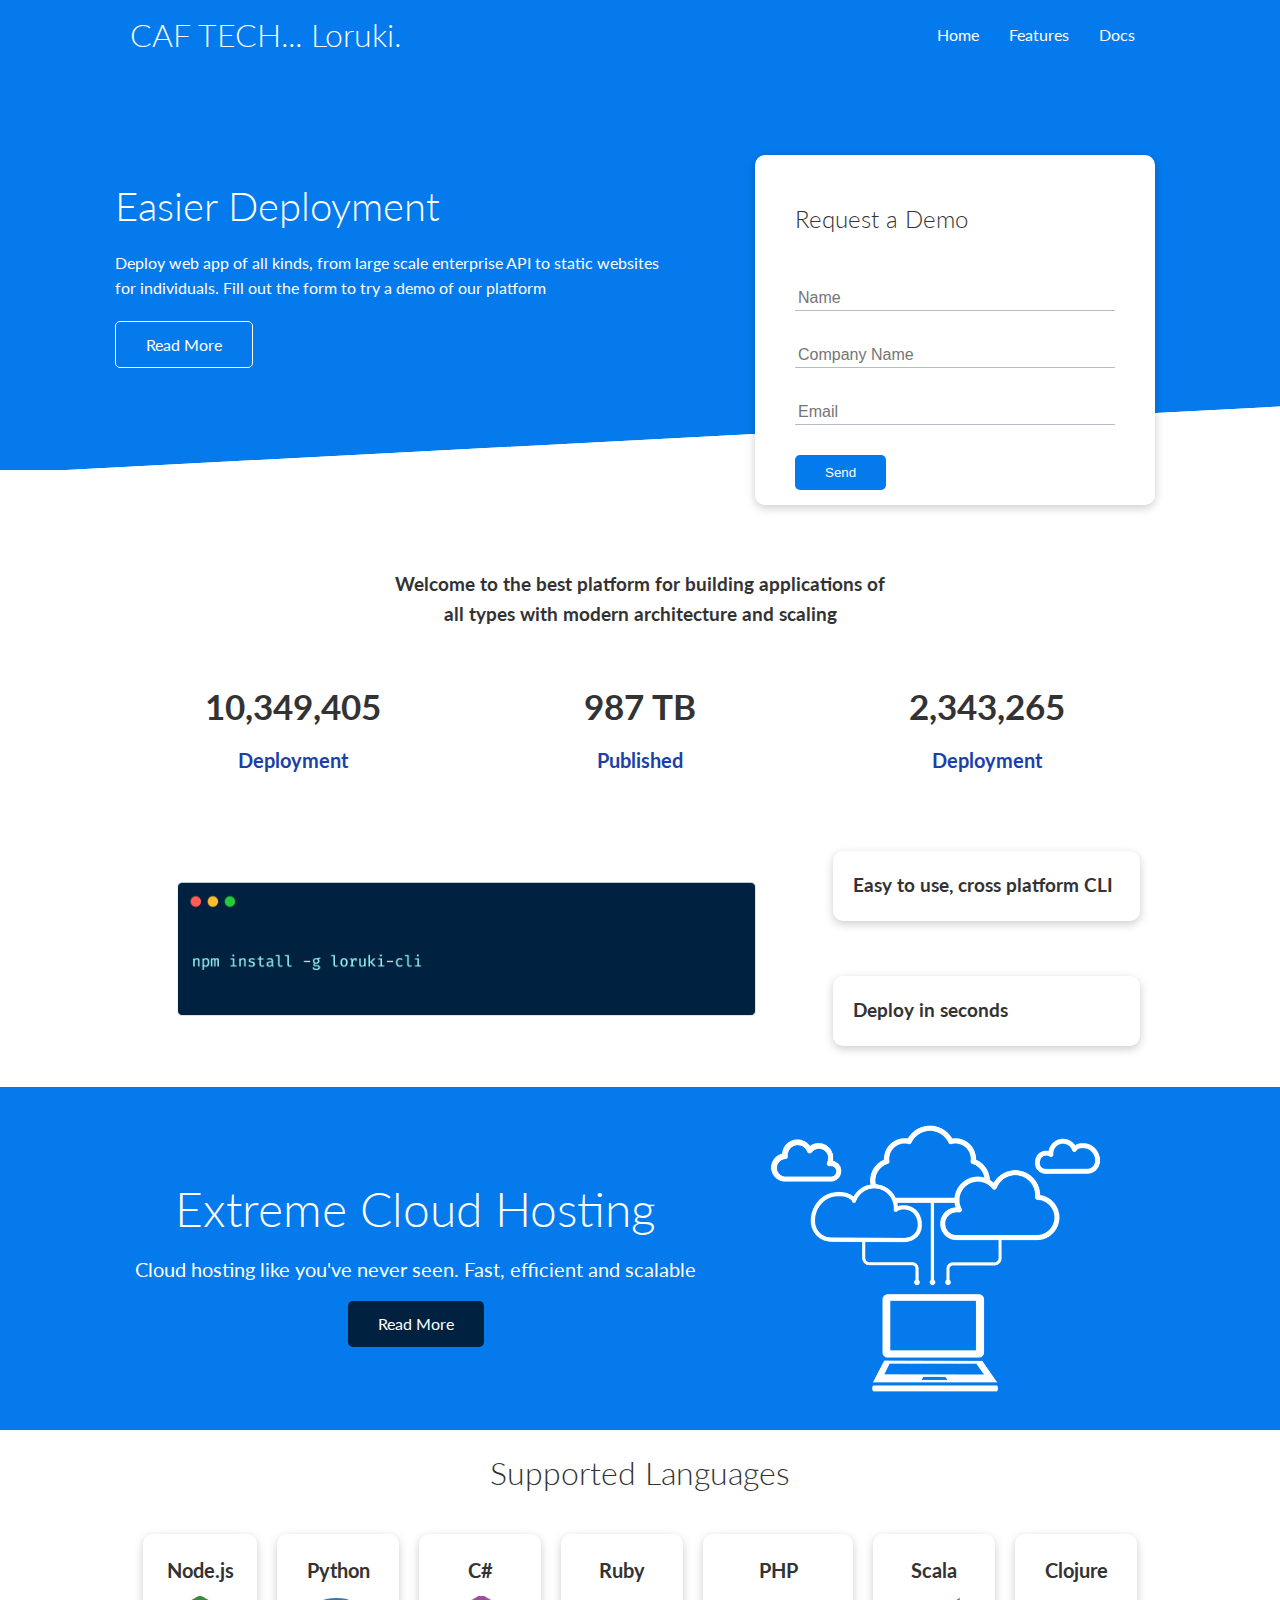
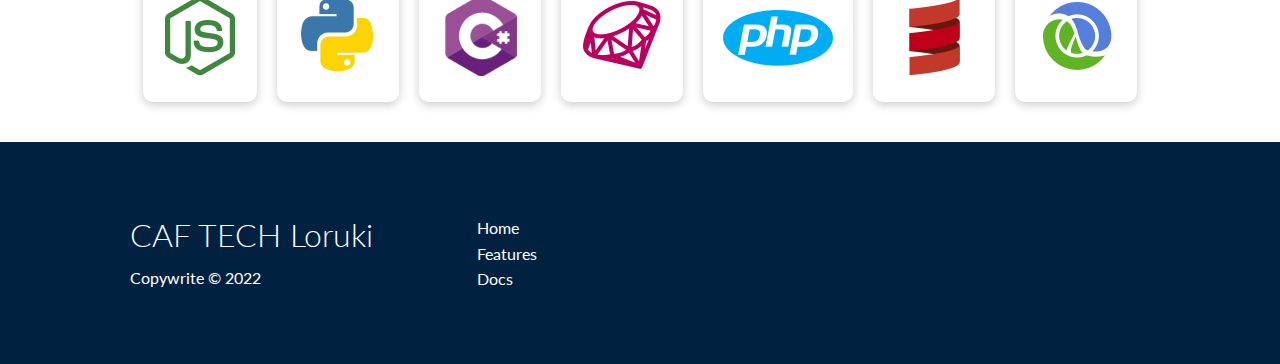
<file: index.html>
<!DOCTYPE html>
<html lang="en">
  <head>
    <meta charset="UTF-8" />
    <meta http-equiv="X-UA-Compatible" content="IE=edge" />
    <meta name="viewport" content="width=device-width, initial-scale=1.0" />
    <link
      rel="stylesheet"
      href="https://cdnjs.cloudflare.com/ajax/libs/font-awesome/6.1.2/css/all.min.css"
      integrity="sha512-1sCRPdkRXhBV2PBLUdRb4tMg1w2YPf37qatUFeS7zlBy7jJI8Lf4VHwWfZZfpXtYSLy85pkm9GaYVYMfw5BC1A=="
      crossorigin="anonymous"
      referrerpolicy="no-referrer"
    />
    <link rel="stylesheet" href="css/utilities.css" />
    <link rel="stylesheet" href="css/style.css" />
    <title>CAF INFO</title>
  </head>
  <body>
    <!-- Navbar -->
    <div class="navbar">
      <div class="container flex">
        <h1 class="logo">CAF TECH... Loruki.</h1>
        <nav>
          <ul>
            <li><a href="index.html">Home</a></li>
            <li><a href="features.html">Features</a></li>
            <li><a href="docs.html">Docs </a></li>
          </ul>
        </nav>
      </div>
    </div>

    <!-- Showcase -->
    <section class="showcase">
      <div class="container grid">
        <div class="showcase-text">
          <h1>Easier Deployment</h1>
          <p>
            Deploy web app of all kinds, from large scale enterprise API to
            static websites for individuals. Fill out the form to try a demo of
            our platform
          </p>
          <a href="features.html" class="btn btn-outline">Read More</a>
        </div>

        <div class="showcase-form card">
          <h2>Request a Demo</h2>
          <form
            name="contact"
            method="POST"
            netlify-honeypot="bot-field"
            data-netlify="true"
          >
            <input type="hidden" name="form-name" value="contact" />
            <p class="hidden">
              <label>
                Don't fill this out if you're human: <input name="bot-field" />
              </label>
            </p>
            <div class="form-control">
              <input type="text" name="name" placeholder="Name" required />
            </div>
            <div class="form-control">
              <input
                type="text"
                name="Company"
                placeholder="Company Name"
                required
              />
            </div>
            <div class="form-control">
              <input type="email" name="email" placeholder="Email" required />
            </div>
            <input type="submit" value="Send" class="btn btn-primary" />
          </form>
        </div>
      </div>
    </section>

    <!-- Stats -->
    <section class="stats">
      <div class="container">
        <h3 class="stats-heading text-center my-1">
          Welcome to the best platform for building applications of all types
          with modern architecture and scaling
        </h3>
        <div class="grid grid-3 text-center my-4">
          <div>
            <i class="fas fa-server fa-3x"></i>
            <h3>10,349,405</h3>
            <p class="text-secondary">Deployment</p>
          </div>
          <div>
            <i class="fas fa-upload fa-3x"></i>
            <h3>987 TB</h3>
            <p class="text-secondary">Published</p>
          </div>
          <div>
            <i class="fas fa-project-diagram fa-3x"></i>
            <h3>2,343,265</h3>
            <p class="text-secondary">Deployment</p>
          </div>
        </div>
      </div>
    </section>

    <!-- Cli -->
    <section class="cli">
      <div class="container grid">
        <img src="images/cli.png" alt="" />
        <div class="card">
          <h3>Easy to use, cross platform CLI</h3>
        </div>
        <div class="card">
          <h3>Deploy in seconds</h3>
        </div>
      </div>
    </section>

    <!-- Cloud -->
    <section class="cloud bg-primary my-2 py-2">
      <div class="container grid">
        <div class="text-center">
          <h2 class="lg">Extreme Cloud Hosting</h2>
          <p class="lead my-1">
            Cloud hosting like you've never seen. Fast, efficient and scalable
          </p>
          <a href="features.html" class="btn btn-dark">Read More</a>
        </div>
        <img src="images/cloud.png" alt="" />
      </div>
    </section>

    <!-- Languages -->
    <section class="languages">
      <h2 class="md text-center my-2">Supported Languages</h2>
      <div class="container flex">
        <div class="card">
          <h4>Node.js</h4>
          <img src="images/logos/node.png" alt="" />
        </div>
        <div class="card">
          <h4>Python</h4>
          <img src="images/logos/python.png" alt="" />
        </div>
        <div class="card">
          <h4>C#</h4>
          <img src="images/logos/csharp.png" alt="" />
        </div>
        <div class="card">
          <h4>Ruby</h4>
          <img src="images/logos/ruby.png" alt="" />
        </div>
        <div class="card">
          <h4>PHP</h4>
          <img src="images/logos/php.png" alt="" />
        </div>
        <div class="card">
          <h4>Scala</h4>
          <img src="images/logos/scala.png" alt="" />
        </div>
        <div class="card">
          <h4>Clojure</h4>
          <img src="images/logos/clojure.png" alt="" />
        </div>
      </div>
    </section>

    <!-- Footer -->
    <footer class="footer bg-dark py-5">
      <div class="container grid grid-3">
        <div>
          <h1>CAF TECH Loruki</h1>
          <p>Copywrite &copy; 2022</p>
        </div>
        <nav>
          <ul>
            <li><a href="index.html">Home</a></li>
            <li><a href="features.html">Features</a></li>
            <li><a href="docs.html">Docs</a></li>
          </ul>
        </nav>
        <div class="socials">
          <a href="https://github.com/Oluwafreeman" target="_blank"
            ><i class="fab fa-github fa-2x"></i
          ></a>
          <a
            href="https://www.facebook.com/profile.php?id=100004393907144"
            target="_blank"
            ><i class="fab fa-facebook fa-2x"></i
          ></a>
          <a
            href="https://www.instagram.com/invites/contact/?i=cfpgbn8pahrw&utm_content=1kpxmve"
            target="_blank"
            ><i class="fab fa-instagram fa-2x"></i
          ></a>
          <a href="https://twitter.com/OluwaPhriman?s=09" target="_blank"
            ><i class="fab fa-twitter fa-2x"></i
          ></a>
        </div>
      </div>
    </footer>
  </body>
</html>
</file>
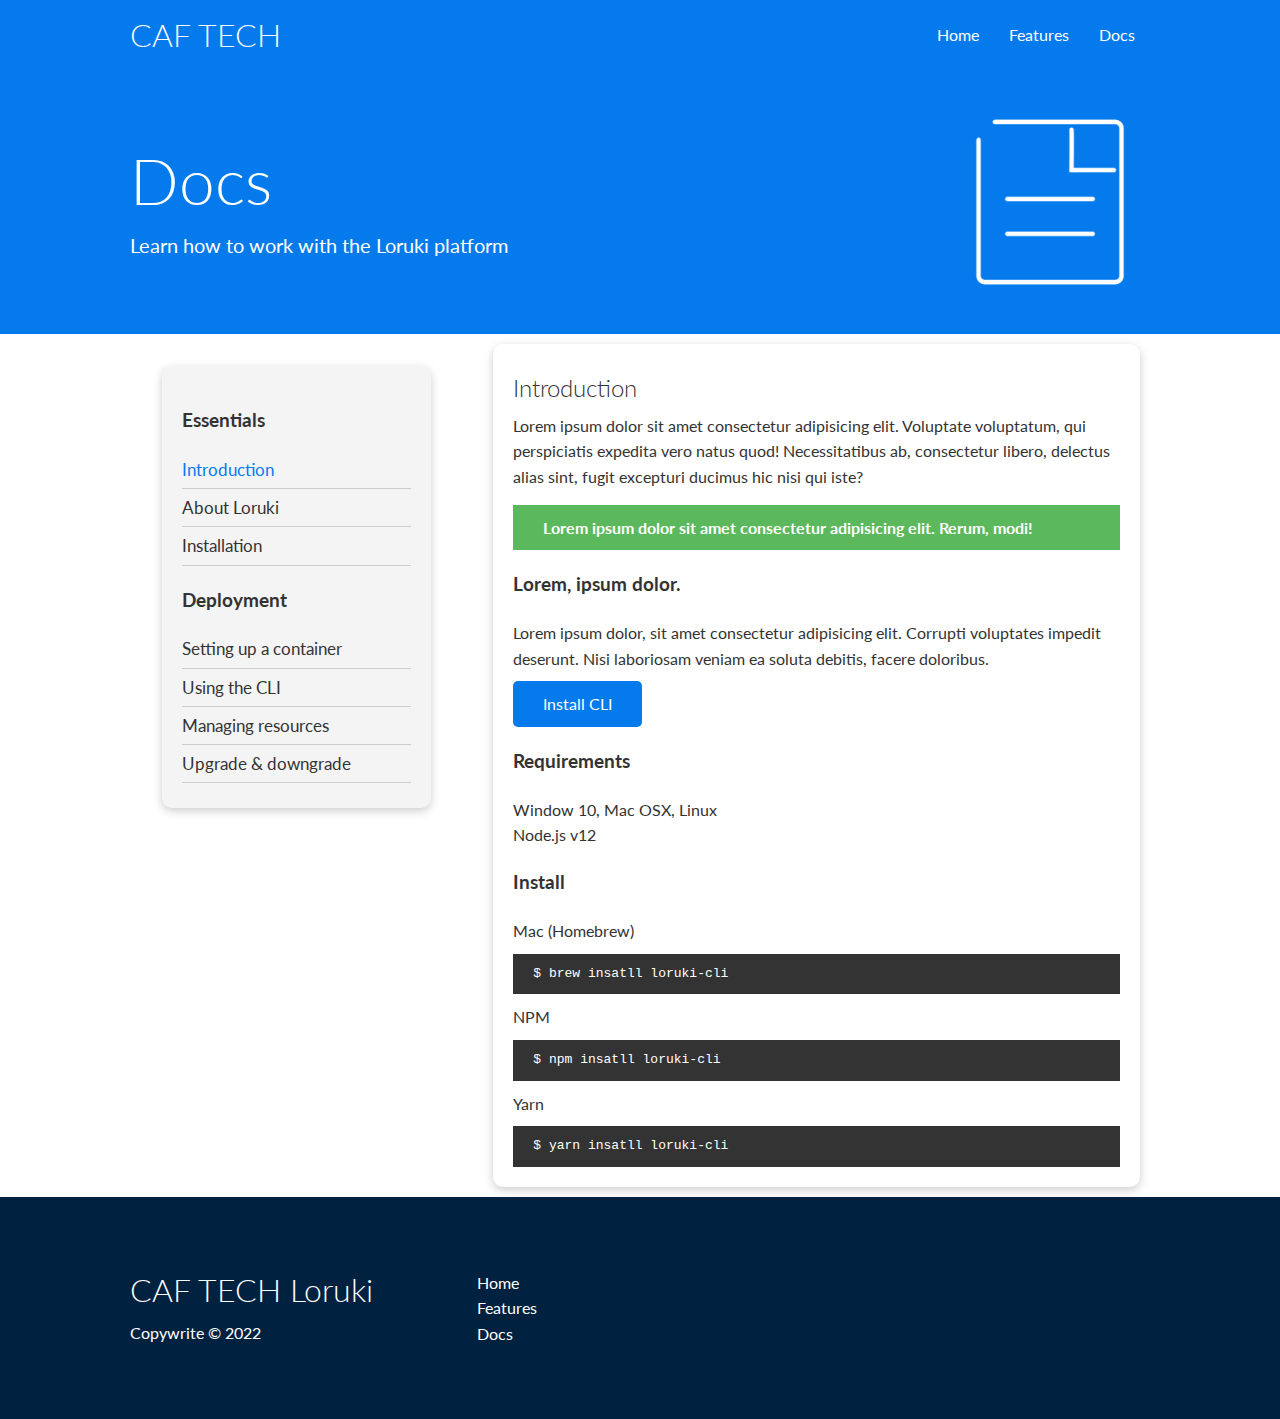
<file: docs.html>
<!DOCTYPE html>
<html lang="en">
  <head>
    <meta charset="UTF-8" />
    <meta http-equiv="X-UA-Compatible" content="IE=edge" />
    <meta name="viewport" content="width=device-width, initial-scale=1.0" />
    <link
      rel="stylesheet"
      href="https://cdnjs.cloudflare.com/ajax/libs/font-awesome/6.1.2/css/all.min.css"
      integrity="sha512-1sCRPdkRXhBV2PBLUdRb4tMg1w2YPf37qatUFeS7zlBy7jJI8Lf4VHwWfZZfpXtYSLy85pkm9GaYVYMfw5BC1A=="
      crossorigin="anonymous"
      referrerpolicy="no-referrer"
    />
    <link rel="stylesheet" href="css/utilities.css" />
    <link rel="stylesheet" href="css/style.css" />
    <title>CAF INFO</title>
  </head>
  <body>
    <!-- Navbar -->
    <div class="navbar">
      <div class="container flex">
        <h1 class="logo">CAF TECH</h1>
        <nav>
          <ul>
            <li><a href="index.html">Home</a></li>
            <li><a href="features.html">Features</a></li>
            <li><a href="docs.html">Docs </a></li>
          </ul>
        </nav>
      </div>
    </div>

    <!-- Head -->
    <section class="docs-head bg-primary py-3">
      <div class="container grid">
        <div>
          <h1 class="xl">Docs</h1>
          <p class="lead">Learn how to work with the Loruki platform</p>
        </div>
        <img src="images/docs.png" alt="" />
      </div>
    </section>

    <!-- Docs main -->
    <section class="docs-main my4">
      <div class="container grid">
        <div class="card bg-light p-3">
          <h3 class="my-2">Essentials</h3>
          <nav>
            <ul>
              <li><a class="text-primary" href="#">Introduction</a></li>
              <li><a href="#">About Loruki</a></li>
              <li><a href="#">Installation</a></li>
            </ul>
          </nav>

          <h3 class="my-2">Deployment</h3>
          <nav>
            <ul>
              <li><a href="#">Setting up a container</a></li>
              <li><a href="#">Using the CLI</a></li>
              <li><a href="#">Managing resources</a></li>
              <li><a href="#">Upgrade & downgrade</a></li>
            </ul>
          </nav>
        </div>

        <div class="card">
          <h2>Introduction</h2>
          <p>
            Lorem ipsum dolor sit amet consectetur adipisicing elit. Voluptate
            voluptatum, qui perspiciatis expedita vero natus quod!
            Necessitatibus ab, consectetur libero, delectus alias sint, fugit
            excepturi ducimus hic nisi qui iste?
          </p>

          <div class="alert alert-success">
            <i class="fas fa-info"></i> Lorem ipsum dolor sit amet consectetur
            adipisicing elit. Rerum, modi!
          </div>
          <h3>Lorem, ipsum dolor.</h3>

          <p>
            Lorem ipsum dolor, sit amet consectetur adipisicing elit. Corrupti
            voluptates impedit deserunt. Nisi laboriosam veniam ea soluta
            debitis, facere doloribus.
          </p>
          <a href="" class="btn btn-primary">Install CLI</a>

          <h3>Requirements</h3>
          <ul>
            <li>Window 10, Mac OSX, Linux</li>
            <li>Node.js v12</li>
          </ul>

          <h3>Install</h3>
          <p>Mac (Homebrew)</p>
          <pre><code>$ brew insatll loruki-cli</code></pre>
          <p>NPM</p>
          <pre><code>$ npm insatll loruki-cli</code></pre>
          <p>Yarn</p>
          <pre><code>$ yarn insatll loruki-cli</code></pre>
        </div>
      </div>
    </section>

    <!-- Footer -->
    <footer class="footer bg-dark py-5">
      <div class="container grid grid-3">
        <div>
          <h1>CAF TECH Loruki</h1>
          <p>Copywrite &copy; 2022</p>
        </div>
        <nav>
          <ul>
            <li><a href="index.html">Home</a></li>
            <li><a href="features.html">Features</a></li>
            <li><a href="docs.html">Docs</a></li>
          </ul>
        </nav>
        <div class="socials">
          <a href="https://github.com/Oluwafreeman" target="_blank"
            ><i class="fab fa-github fa-2x"></i
          ></a>
          <a
            href="https://www.facebook.com/profile.php?id=100004393907144"
            target="_blank"
            ><i class="fab fa-facebook fa-2x"></i
          ></a>
          <a
            href="https://www.instagram.com/invites/contact/?i=cfpgbn8pahrw&utm_content=1kpxmve"
            target="_blank"
            ><i class="fab fa-instagram fa-2x"></i
          ></a>
          <a href="https://twitter.com/OluwaPhriman?s=09" target="_blank"
            ><i class="fab fa-twitter fa-2x"></i
          ></a>
        </div>
      </div>
    </footer>
  </body>
</html>
</file>
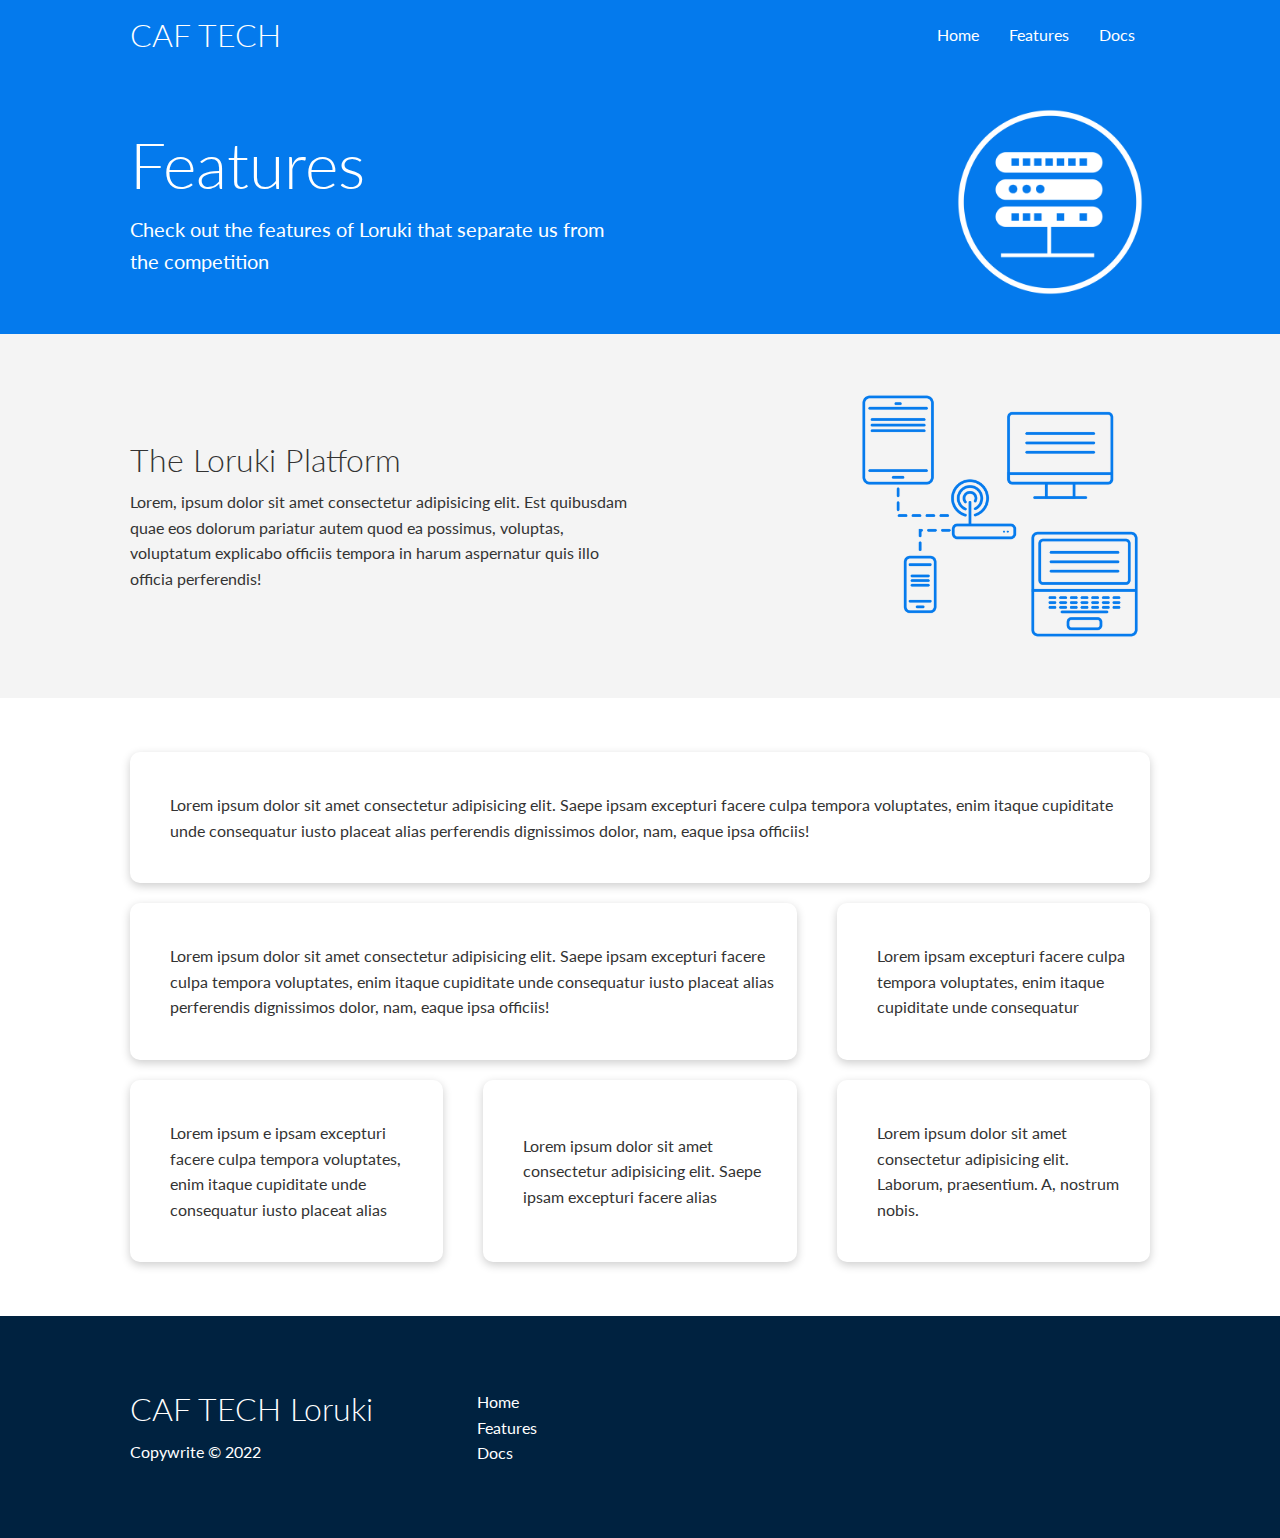
<file: features.html>
<!DOCTYPE html>
<html lang="en">
  <head>
    <meta charset="UTF-8" />
    <meta http-equiv="X-UA-Compatible" content="IE=edge" />
    <meta name="viewport" content="width=device-width, initial-scale=1.0" />
    <link
      rel="stylesheet"
      href="https://cdnjs.cloudflare.com/ajax/libs/font-awesome/6.1.2/css/all.min.css"
      integrity="sha512-1sCRPdkRXhBV2PBLUdRb4tMg1w2YPf37qatUFeS7zlBy7jJI8Lf4VHwWfZZfpXtYSLy85pkm9GaYVYMfw5BC1A=="
      crossorigin="anonymous"
      referrerpolicy="no-referrer"
    />
    <link rel="stylesheet" href="css/utilities.css" />
    <link rel="stylesheet" href="css/style.css" />
    <title>CAF INFO</title>
  </head>
  <body>
    <!-- Navbar -->
    <div class="navbar">
      <div class="container flex">
        <h1 class="logo">CAF TECH</h1>
        <nav>
          <ul>
            <li><a href="index.html">Home</a></li>
            <li><a href="features.html">Features</a></li>
            <li><a href="docs.html">Docs </a></li>
          </ul>
        </nav>
      </div>
    </div>
  
    <!-- Head -->
    <div class="features-head bg-primary py-3">
      <div class="container grid">
        <div>
          <h1 class="xl">Features</h1>
          <p class="lead">
            Check out the features of Loruki that separate us from the
            competition
          </p>
        </div>
        <img src="images/server.png" alt="" />
      </div>
    </div>

    <!-- Sub head -->
    <section class="features-sub-head bg-light py-3">
        <div class="container grid">
            <div>
              <h1 class="md">The Loruki Platform</h1>
              <p>
                Lorem, ipsum dolor sit amet consectetur adipisicing elit. Est quibusdam quae eos dolorum pariatur autem quod ea possimus, voluptas, voluptatum explicabo officiis tempora 
                in harum aspernatur quis illo officia perferendis!
              </p>
            </div>
            <img src="images/server2.png" alt="" />
          </div>
    </section>

    <section class="features-main my-2">
        <div class="container grid grid-3">
            <div class="card flex">
                <i class="fas fa-server fa-3x"></i>
                <p>
                    Lorem ipsum dolor sit amet consectetur adipisicing elit. Saepe ipsam excepturi facere culpa tempora voluptates, enim itaque cupiditate unde consequatur iusto placeat alias 
                    perferendis dignissimos dolor, nam, eaque ipsa officiis!
                </p>
            </div>
            <div class="card flex">
                <i class="fas fa-database fa-3x"></i>
                <p>
                    Lorem ipsum dolor sit amet consectetur adipisicing elit. Saepe ipsam excepturi facere culpa tempora voluptates, enim itaque cupiditate unde consequatur iusto placeat alias 
                    perferendis dignissimos dolor, nam, eaque ipsa officiis!
                </p>
            </div>
            <div class="card flex">
                <i class="fas fa-power-off fa-3x"></i>
                <p>
                    Lorem  ipsam excepturi facere culpa tempora voluptates, enim itaque cupiditate unde consequatur
                </p>
            </div>
            <div class="card flex">
                <i class="fas fa-upload fa-3x"></i>
                <p>
                    Lorem ipsum e ipsam excepturi facere culpa tempora voluptates, enim itaque cupiditate unde consequatur iusto placeat alias 
                    
                </p>
            </div>
            <div class="card flex">
                <i class="fas fa-code fa-3x"></i>
                <p>
                    Lorem ipsum dolor sit amet consectetur adipisicing elit. Saepe ipsam excepturi facere alias 
                    
                </p>
            </div>
            <div class="card flex">
                <i class="fas fa-server fa-3x"></i>
                <p>
                    Lorem ipsum dolor sit amet consectetur adipisicing elit. Laborum, praesentium. A, nostrum nobis.
                </p>
            </div>
        </div>
    </section>

    <!-- Footer -->
    <footer class="footer bg-dark py-5">
      <div class="container grid grid-3">
        <div>
          <h1>CAF TECH Loruki</h1>
          <p>Copywrite &copy; 2022</p>
        </div>
        <nav>
          <ul>
            <li><a href="index.html">Home</a></li>
            <li><a href="features.html">Features</a></li>
            <li><a href="docs.html">Docs</a></li>
          </ul>
        </nav>
        <div class="socials">
            <a href="https://github.com/Oluwafreeman" target="_blank"><i class="fab fa-github fa-2x"></i></a>
            <a href="https://www.facebook.com/profile.php?id=100004393907144" target="_blank"><i class="fab fa-facebook fa-2x"></i></a>
            <a href="https://www.instagram.com/invites/contact/?i=cfpgbn8pahrw&utm_content=1kpxmve" target="_blank"><i class="fab fa-instagram fa-2x"></i></a>
            <a href="https://twitter.com/OluwaPhriman?s=09" target="_blank"><i class="fab fa-twitter fa-2x"></i></a>
          </div>
      </div>
    </footer>
  </body>
</html>
</file>
<file: css/utilities.css>
.container {
    max-width: 1100px;
    margin: 0 auto;
    overflow: auto;
    padding: 0 40px;
  }
  .card {
    background: #fff;
    color: #333;
    border-radius: 10px;
    box-shadow: 0 3px 10px rgba(0, 0, 0, 0.2);
    padding: 20px;
    margin: 10px;
  }
  
  .btn {
    display: inline-block;
    padding: 10px 30px;
    cursor: pointer;
    background: var(--primary-color);
    color: #fff;
    border: none;
    border-radius: 5px;
  }
  
  .btn-outline {
    background: transparent;
    border: 1px #fff solid;
  }
  
  .btn:hover {
    transform: scale(0.98);
  }

  /* Background & color buttons */
  .bg-primary, 
  .btn-primary{
    background-color: var(--primary-color);
    color: #fff;
  }
  
  .bg-secondary, 
  .btn-secondary{
    background-color: var(--secondary-color);
    color: #fff;
  }
  
  .bg-light, 
  .btn-light{
    background-color: var(--light-color);
    color: #333;
  }
  .bg-dark, 
  .btn-dark{
    background-color: var(--dark-color);
    color: #fff;
  }


  .bg-primary a, 
  .btn-primary a,
  .bg-secondary a, 
  .btn-secondary a,
  .bg-dark a, 
  .btn-dark a {
    color: #fff;
  }

  /* Text color */

  .text-primary{
  color: var(--primary-color);
  }
  
  .text-secondary{
    color: var(--secondary-color); 
  }
  
  .text-light{
    color: var(--light-color);
  }
 .text-dark{
    color: var(--dark-color);
  }
  
  /* Text sizes */

  .lead{
    font-size: 20px;
  }
  .sm{
    font-size: 1rem;
  }

  .md{
    font-size: 2rem;
  }

  .lg{
    font-size: 3rem;
  }

  .xl{
    font-size: 4rem;
  }


  .text-center{
    text-align: center;
  }

  /* Alert */
  .alert{
    background-color: var(--light-color);
    padding: 10px 20px;
    font-weight: bold;
    margin: 15px 0;
  }

  .alert i{
    margin-right: 10px;
  }
  .alert-success{
    background-color: var(--success-color);
    color: #fff;
  }
  .alert-error{
    background-color: var(--error-color);
    color: #fff;
  }





  .flex {
    display: flex;
    justify-content: center;
    align-items: center;
    height: 100%;
  }
  
  .grid {
    display: grid;
    grid-template-columns: repeat(2, 1fr);
    gap: 20px;
    justify-content: center;
    align-items: center;
    height: 100%;
  }
  
  .grid-3{
    grid-template-columns: repeat(3, 1fr);
  }

  /* Margin */
  .my-1{
    margin: 1rem 0;
  }
  .my-2{
    margin: 1.5rem 0;
  }
  .my-3{
    margin: 2rem 0;
  }
  .my-4{
    margin: 3rem 0;
  }
  .my-5{
    margin: 4rem 0;
  }

  .m-1{
    margin: 1rem;
  }
  .m-2{
    margin: 1.5rem;
  }
  .m-3{
    margin: 2rem;
  }
  .m-4{
    margin: 3rem;
  }
  .m-5{
    margin: 4rem;
  }

  
  /* Padding */
  .py-1{
    padding: 1rem 0;
  }
  .py-2{
    padding: 1.5rem 0;
  }
  .py-3{
    padding: 2rem 0;
  }
  .py-4{
    padding: 3rem 0;
  }
  .py-5{
    padding: 4rem 0;
  }

  .p-1{
    margin: 1rem;
  }
  .p-2{
    margin: 1.5rem;
  }
  .p-3{
    margin: 2rem;
  }
  .p-4{
    margin: 3rem;
  }
  .p-5{
    margin: 4rem;
  }
</file>
<file: css/style.css>
@import url("https://fonts.googleapis.com/css2?family=Lato:ital,wght@1,300&display=swap");

:root {
  --primary-color: #047aed;
  --secondary-color: #1c3fa8;
  --dark-color: #002240;
  --light-color: #f4f4f4;
  --success-color: #5cb85c;
  --error-color: #d9534f;
}
* {
  margin: 0;
  padding: 0;
  box-sizing: border-box;
}

body {
  font-family: "Lato", sans-serif;
  color: #333;
  line-height: 1.6;
}

ul {
  list-style-type: none;
}

a {
  text-decoration: none;
  color: #333;
}

h1,
h2 {
  font-weight: 300;
  line-height: 1.2;
  margin: 10px 0;
}

p {
  margin: 10px 0;
}

img {
  width: 100%;
}

code,
pre {
  background: #333;
  color: #fff;
  padding: 10px;
}

.hidden{
  visibility: hidden;
  height: 0;
}

/* Navbar Styling */
.navbar {
  background-color: var(--primary-color);
  color: #fff;
  height: 70px;
}

.navbar ul {
  display: flex;
}

.navbar a {
  color: #fff;
  padding: 10px;
  margin: 0 5px;
}

.navbar a:hover {
  border-bottom: 2px #fff solid;
}
.navbar .flex {
  justify-content: space-between;
}

/* Showcase */

.showcase {
  height: 400px;
  background-color: var(--primary-color);
  color: #fff;
  position: relative;
}

.showcase h1 {
  font-size: 40px;
}

.showcase p {
  margin: 20px 0;
}

.showcase .grid {
  overflow: visible;
  grid-template-columns: 55% 45%;
  gap: 30px;
}

.showcase-text{
  animation: slideInFromLeft 1s ease-in;
}


.showcase-form {
  position: relative;
  top: 60px;
  height: 350px;
  width: 400px;
  padding: 40px;
  z-index: 100;
  justify-self: flex-end;
  animation: slideInFromRight 1s ease-in;
}

.showcase-form .form-control {
  margin: 30px 0;
}

.showcase-form input[type="text"],
.showcase-form input[type="email"] {
  border: 0;
  border-bottom: 1px solid #b4becb;
  width: 100%;
  padding: 3px;
  font-size: 16px;
}

.showcase-form input:focus {
  outline: none;
}

.showcase::before,
.showcase::after {
  content: "";
  position: absolute;
  height: 100px;
  bottom: -70px;
  right: 0;
  left: 0;
  background: #fff;
  transform: skewY(-3deg);
  -webkit-transform: skewY(-3deg);
  -moz-transform: skewY(-3deg);
  -ms-transform: skewY(-3deg);
}

/* Stats */

.stats {
  padding-top: 100px;
  animation: slideInFromBottom 1s ease-in;
}

.stats-heading {
  max-width: 500px;
  margin: auto;
}

.stats .grid h3 {
  font-size: 35px;
}

.stats .grid p {
  font-size: 20px;
  font-weight: bold;
}

/* Cli */

.cli .grid {
  grid-template-columns: repeat(3, 1fr);
  grid-template-rows: repeat(2, 1fr);
}

.cli .grid > *:first-child {
  grid-row: 1 / span 2;
  grid-column: 1 / span 2;
}

/* Cloud */

.cloud .grid {
  grid-template-columns: 4fr 3fr;
}

/* Languages */

.languages .flex {
  flex-wrap: wrap;
}
.languages .card {
  text-align: center;
  margin: 18px 10px 40px;
  transition: transform 0.2s ease-in;
}

.languages .card h4 {
  font-size: 20px;
  margin-bottom: 10px;
}

.languages .card:hover {
  transform: translateY(-15px);
}

/* Feature */

.features-head img,
.docs-head img {
  width: 200px;
  justify-self: flex-end;
}

.features-sub-head img {
  width: 300px;
  justify-self: flex-end;
}

.features-main .flex > i {
  margin-right: 20px;
}

.features-main .grid {
  padding: 30px;
}

.features-main .grid > *:first-child {
  grid-column: 1 / span 3;
}

.features-main .grid :nth-child(2) {
  grid-column: 1 / span 2;
}

/* Docs */
.docs-main h3 {
  margin: 20px 0;
}

.docs-main .grid {
  grid-template-columns: 1fr 2fr;
  align-items: flex-start;
}

.docs-main nav li {
  font-size: 17px;
  padding-bottom: 5px;
  margin-bottom: 5px;
  border-bottom: 1px solid #ccc;
}

.docs-main a:hover {
  font-weight: bold;
}

/* Footer  */

.footer .socials a {
  margin: 0 10px;
}


/* Animation */
@keyframes slideInFromLeft{
  0%{
    transform: translateX(-100%);
  }

  100%{
    transform: translateX(0);
  }
}

@keyframes slideInFromRight{
  0%{
    transform: translateX(100%);
  }

  100%{
    transform: translateX(0);
  }
}

@keyframes slideInFromTop{
  0%{
    transform: translateY(-100%);
  }

  100%{
    transform: translateX(0);
  }
}

@keyframes slideInFromBottom{
  0%{
    transform: translateY(100%);
  }

  100%{
    transform: translateX(0);
  }
}


/* Tablets and under */

@media (max-width: 768px) {
  .grid,
  .showcase .grid,
  .stats .grid,
  .cli .grid,
  .cloud .grid,
  .features-main .grid,
  .docs-main .grid {
    grid-template-columns: 1fr;
    grid-template-rows: 1fr;
  }
  .showcase {
    height: auto;
  }
  .showcase-text {
    text-align: center;
    margin-top: 40px;
    animation: slideInFromTop 1s ease-in;
  }

  .showcase-form {
    justify-self: center;
    margin: auto;
    animation: slideInFromBottom 1s ease-in;
  }
  .cli .grid > *:first-child {
    grid-row: 1;
    grid-column: 1;
  }

  .features-head,
  .features-sub-head,
  .docs-head {
    text-align: center;
  }

  .features-head img,
  .features-sub-head img,
  .docs-head img{
    justify-self: center;
  }

  .features-main .grid >*:first-child,
  .features-main .grid >*:nth-child(2) {
    grid-column: 1;
  }
}

/* Mobile */

@media (max-width: 500px) {
  .navbar {
    height: 110px;
  }
  .navbar .flex {
    flex-direction: column;
  }
  .navbar ul {
    padding: 10px;
    background-color: rgba(0, 0, 0, 0.1);
  }
}
</file>
